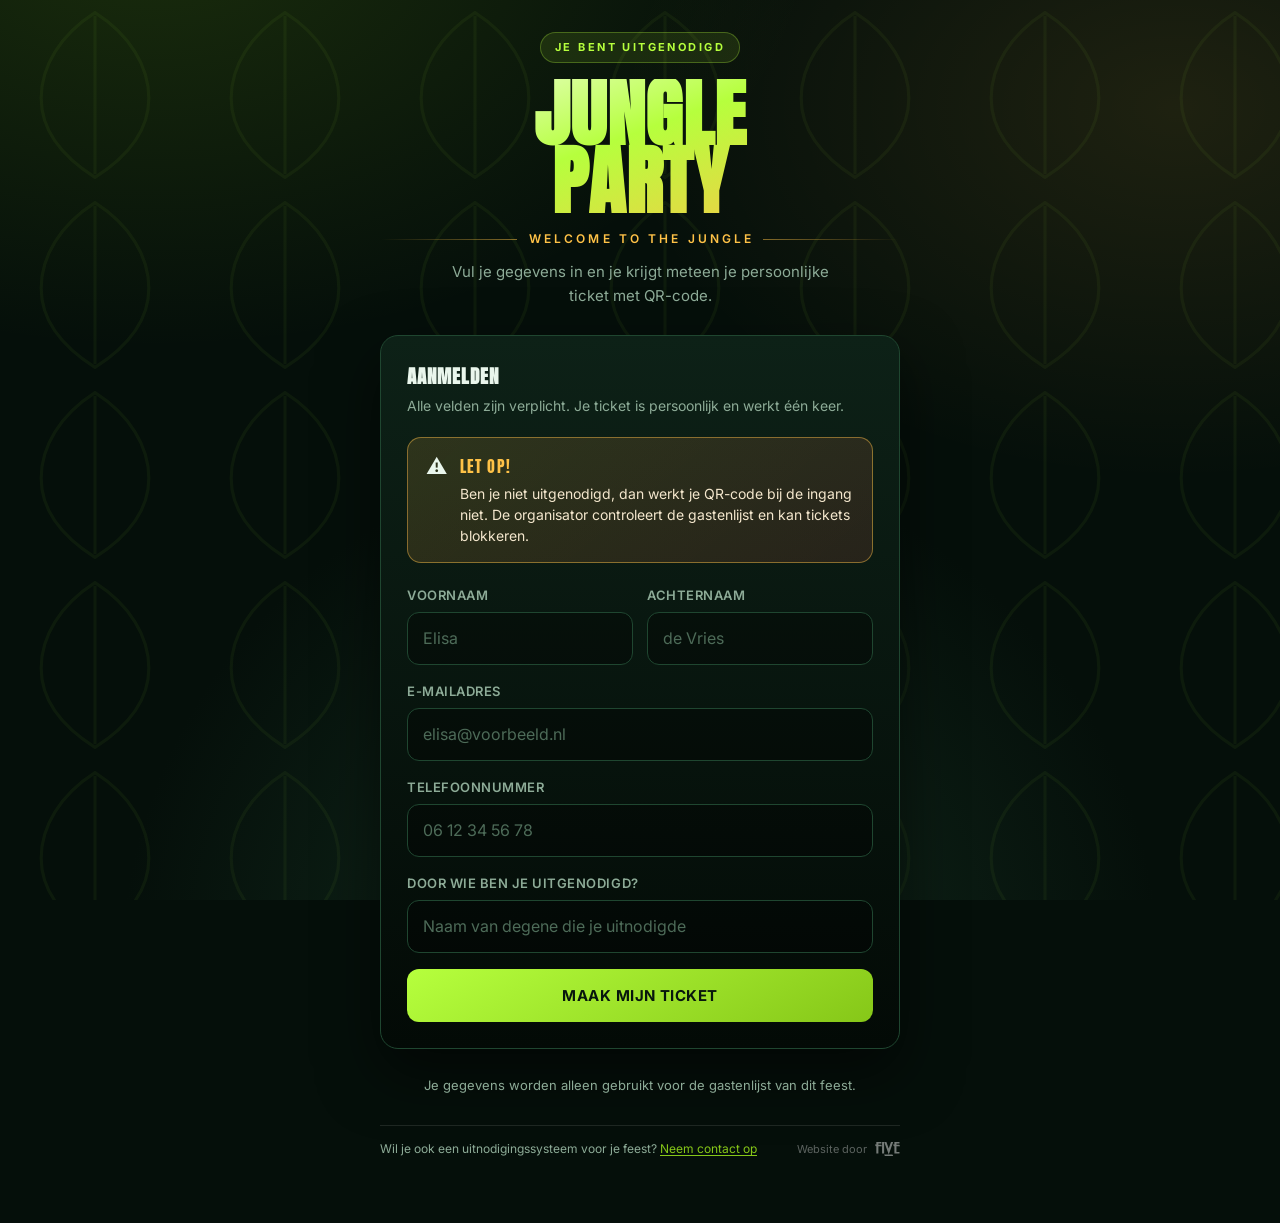
<file: index.html>
<!doctype html>
<html lang="nl">
<head>
<meta charset="utf-8">
<meta name="viewport" content="width=device-width, initial-scale=1">
<title>Jungle Party — Aanmelden</title>
<meta name="description" content="Meld je aan voor de Jungle Party en ontvang je persoonlijke ticket.">
<meta name="theme-color" content="#050f0a">
<link rel="icon" href="data:image/svg+xml,%3Csvg xmlns='http://www.w3.org/2000/svg' viewBox='0 0 100 100'%3E%3Ctext y='.9em' font-size='90'%3E%F0%9F%8C%B4%3C/text%3E%3C/svg%3E">
<link rel="preconnect" href="https://fonts.googleapis.com">
<link rel="preconnect" href="https://fonts.gstatic.com" crossorigin>
<link href="https://fonts.googleapis.com/css2?family=Anton&family=Inter:wght@400;600;700&display=swap" rel="stylesheet">
<link rel="stylesheet" href="assets/style.css?v=7">
</head>
<body>

<div class="wrap">

  <header class="brand">
    <span class="brand__kicker">Je bent uitgenodigd</span>
    <h1 class="brand__title">Jungle<br>Party</h1>
    <p class="brand__tagline"><span>Welcome to the jungle</span></p>
    <p class="brand__sub">Vul je gegevens in en je krijgt meteen je persoonlijke ticket met QR-code.</p>
  </header>

  <div class="card">
    <h2 class="card__title">Aanmelden</h2>
    <p class="card__hint">Alle velden zijn verplicht. Je ticket is persoonlijk en werkt één keer.</p>

    <div class="notice">
      <span class="notice__icon" aria-hidden="true">⚠️</span>
      <div>
        <p class="notice__title">Let op!</p>
        <p class="notice__text">
          Ben je niet uitgenodigd, dan werkt je QR-code bij de ingang niet.
          De organisator controleert de gastenlijst en kan tickets blokkeren.
        </p>
      </div>
    </div>

    <div class="alert alert--info" id="hasTicket">
      Je hebt je op dit apparaat al eens aangemeld.
      <a href="ticket.html" id="myTicketLink"><strong>Bekijk je ticket →</strong></a><br>
      Meld je iemand anders aan? Vul het formulier gewoon in.
    </div>

    <div class="alert alert--error" id="formError"></div>

    <form id="form" novalidate>
      <div class="row">
        <div class="field">
          <label for="first_name">Voornaam</label>
          <input type="text" id="first_name" name="first_name" autocomplete="given-name"
                 placeholder="Elisa" maxlength="60" required>
          <div class="field__error" id="err_first_name"></div>
        </div>

        <div class="field">
          <label for="last_name">Achternaam</label>
          <input type="text" id="last_name" name="last_name" autocomplete="family-name"
                 placeholder="de Vries" maxlength="60" required>
          <div class="field__error" id="err_last_name"></div>
        </div>
      </div>

      <div class="field">
        <label for="email">E-mailadres</label>
        <input type="email" id="email" name="email" autocomplete="email" inputmode="email"
               placeholder="elisa@voorbeeld.nl" maxlength="160" required>
        <div class="field__error" id="err_email"></div>
      </div>

      <div class="field">
        <label for="phone">Telefoonnummer</label>
        <input type="tel" id="phone" name="phone" autocomplete="tel" inputmode="tel"
               placeholder="06 12 34 56 78" maxlength="20" required>
        <div class="field__error" id="err_phone"></div>
      </div>

      <div class="field">
        <label for="invited_by">Door wie ben je uitgenodigd?</label>
        <input type="text" id="invited_by" name="invited_by"
               placeholder="Naam van degene die je uitnodigde" maxlength="80" required>
        <div class="field__error" id="err_invited_by"></div>
      </div>

      <button type="submit" class="btn" id="submitBtn">
        <span id="submitLabel">Maak mijn ticket</span>
      </button>
    </form>
  </div>

  <p class="footer">Je gegevens worden alleen gebruikt voor de gastenlijst van dit feest.</p>

  <div class="tbf-bar">
    <p class="tbf-pitch">
      Wil je ook een uitnodigingssysteem voor je feest?
      <a href="https://www.thebrandingfive.nl" target="_blank" rel="noopener noreferrer">Neem contact op</a>
    </p>
    <a class="tbf-credit"
       href="https://www.thebrandingfive.nl"
       target="_blank"
       rel="noopener noreferrer"
       aria-label="Website gemaakt door TheBrandingFive">
      <span>Website door</span>
      <span class="tbf-logo" aria-hidden="true"></span>
    </a>
  </div>

</div>

<script src="assets/vendor/supabase.js?v=7"></script>
<script src="assets/config.js?v=7"></script>
<script>
(function () {
  'use strict';

  // Zonder databaseverbinding toont config.js al een melding.
  if (!window.db) return;

  var form       = document.getElementById('form');
  var btn        = document.getElementById('submitBtn');
  var btnLabel   = document.getElementById('submitLabel');
  var formError  = document.getElementById('formError');

  var FIELDS = ['first_name', 'last_name', 'email', 'phone', 'invited_by'];

  // Wie zich op dit apparaat al aanmeldde, krijgt een snelkoppeling naar
  // het eigen ticket. Bewust géén automatische doorverwijzing: dan kun je
  // op dezelfde telefoon ook iemand anders aanmelden, en blijft het
  // formulier voor iedereen bereikbaar.
  var known = null;
  try { known = localStorage.getItem('jungle_token'); } catch (e) { /* privémodus */ }

  if (known) {
    document.getElementById('myTicketLink').href = 'ticket.html?t=' + encodeURIComponent(known);
    document.getElementById('hasTicket').classList.add('show');
  }

  function setFieldError(name, message) {
    var input = document.getElementById(name);
    var box   = document.getElementById('err_' + name);
    if (message) {
      input.setAttribute('aria-invalid', 'true');
      box.textContent = message;
      box.classList.add('show');
    } else {
      input.removeAttribute('aria-invalid');
      box.textContent = '';
      box.classList.remove('show');
    }
  }

  function clearErrors() {
    FIELDS.forEach(function (f) { setFieldError(f, ''); });
    formError.classList.remove('show');
    formError.textContent = '';
  }

  FIELDS.forEach(function (f) {
    document.getElementById(f).addEventListener('input', function () {
      setFieldError(f, '');
    });
  });

  // Controle in de browser. De database controleert het nog een keer,
  // dus dit is puur om de gast meteen te helpen.
  function validate(values) {
    var ok = true;

    if (values.first_name.length < 2) {
      setFieldError('first_name', 'Vul je voornaam in.'); ok = false;
    }
    if (values.last_name.length < 2) {
      setFieldError('last_name', 'Vul je achternaam in.'); ok = false;
    }
    if (!/^[^@\s]+@[^@\s]+\.[a-zA-Z]{2,}$/.test(values.email)) {
      setFieldError('email', 'Dit lijkt geen geldig e-mailadres.'); ok = false;
    }

    var digits = values.phone.replace(/\D/g, '');
    if (digits.length < 8 || digits.length > 15) {
      setFieldError('phone', 'Vul een geldig telefoonnummer in.'); ok = false;
    }

    if (values.invited_by.length < 2) {
      setFieldError('invited_by', 'Vul in door wie je bent uitgenodigd.'); ok = false;
    }

    return ok;
  }

  var MESSAGES = {
    EMAIL_TAKEN:        { field: 'email', text: 'Met dit e-mailadres is al een ticket gemaakt.' },
    PHONE_TAKEN:        { field: 'phone', text: 'Met dit telefoonnummer is al een ticket gemaakt.' },
    INVALID_EMAIL:      { field: 'email', text: 'Dit lijkt geen geldig e-mailadres.' },
    INVALID_PHONE:      { field: 'phone', text: 'Vul een geldig telefoonnummer in.' },
    INVALID_FIRST_NAME: { field: 'first_name', text: 'Vul je voornaam in.' },
    INVALID_LAST_NAME:  { field: 'last_name', text: 'Vul je achternaam in.' },
    INVALID_INVITED_BY: { field: 'invited_by', text: 'Vul in door wie je bent uitgenodigd.' }
  };

  function busy(state) {
    btn.disabled = state;
    btnLabel.textContent = state ? 'Bezig met aanmelden…' : 'Maak mijn ticket';
  }

  form.addEventListener('submit', function (event) {
    event.preventDefault();
    clearErrors();

    var values = {
      first_name: document.getElementById('first_name').value.trim(),
      last_name:  document.getElementById('last_name').value.trim(),
      email:      document.getElementById('email').value.trim().toLowerCase(),
      phone:      document.getElementById('phone').value.trim(),
      invited_by: document.getElementById('invited_by').value.trim()
    };

    if (!validate(values)) return;

    busy(true);

    window.db.rpc('register_guest', {
      p_first_name: values.first_name,
      p_last_name:  values.last_name,
      p_email:      values.email,
      p_phone:      values.phone,
      p_invited_by: values.invited_by
    }).then(function (res) {
      if (res.error) throw res.error;

      var token = res.data;
      try { localStorage.setItem('jungle_token', token); } catch (e) { /* privémodus */ }
      location.href = 'ticket.html?t=' + encodeURIComponent(token);
    }).catch(function (error) {
      busy(false);

      var raw = (error && (error.message || error.hint || '')) + '';
      var key = Object.keys(MESSAGES).find(function (k) { return raw.indexOf(k) !== -1; });

      if (key) {
        setFieldError(MESSAGES[key].field, MESSAGES[key].text);
        if (key === 'EMAIL_TAKEN' || key === 'PHONE_TAKEN') {
          formError.textContent = 'Je staat al op de gastenlijst. Ben je je ticketlink kwijt? Vraag de organisator om hem opnieuw te sturen.';
          formError.classList.add('show');
        }
        return;
      }

      formError.textContent = 'Aanmelden is niet gelukt. Controleer je internetverbinding en probeer het opnieuw.';
      formError.classList.add('show');
      console.error(error);
    });
  });
})();
</script>

</body>
</html>
</file>
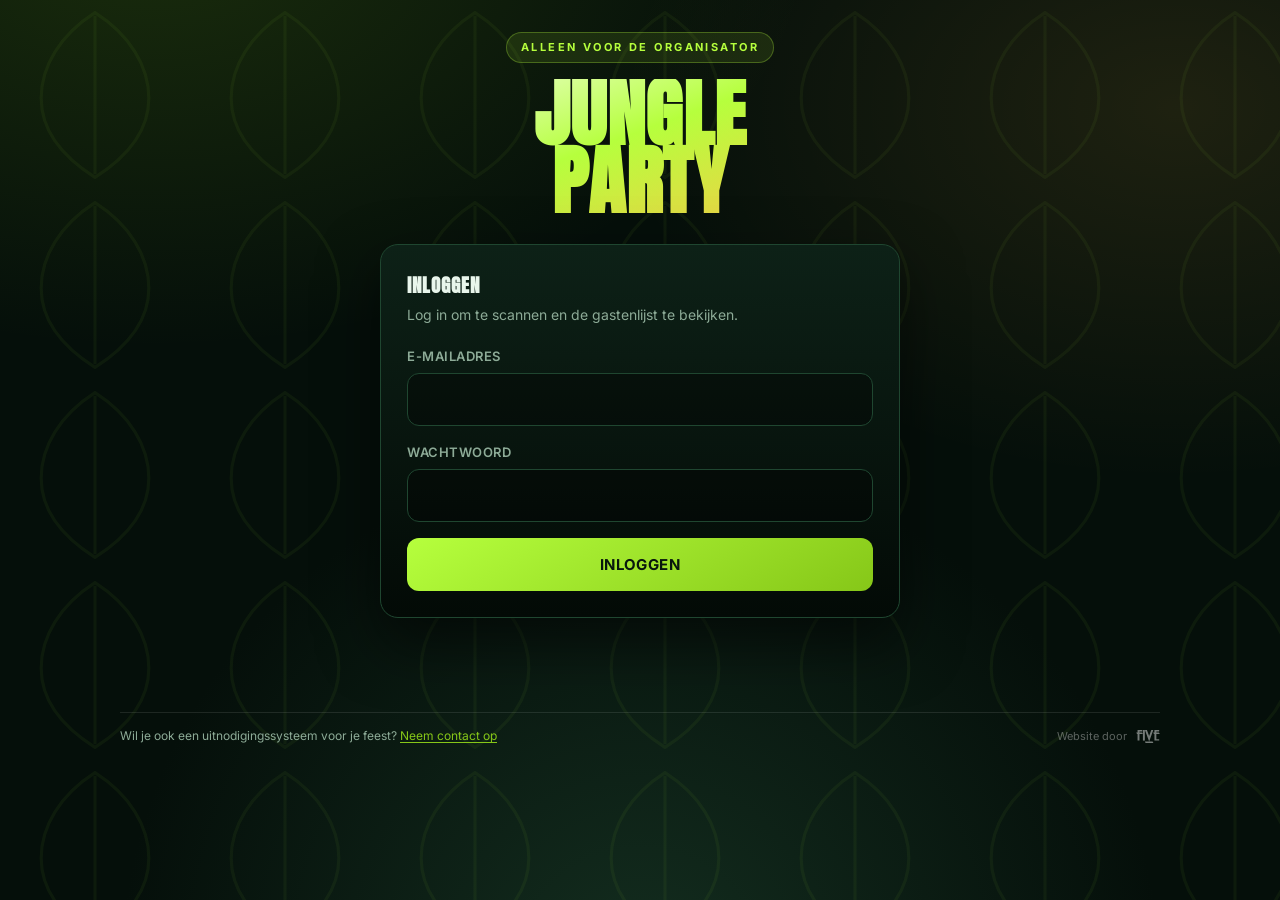
<file: admin.html>
<!doctype html>
<html lang="nl">
<head>
<meta charset="utf-8">
<meta name="viewport" content="width=device-width, initial-scale=1">
<title>Jungle Party — Organisator</title>
<meta name="robots" content="noindex">
<meta name="theme-color" content="#050f0a">
<link rel="icon" href="data:image/svg+xml,%3Csvg xmlns='http://www.w3.org/2000/svg' viewBox='0 0 100 100'%3E%3Ctext y='.9em' font-size='90'%3E%F0%9F%94%91%3C/text%3E%3C/svg%3E">
<link rel="preconnect" href="https://fonts.googleapis.com">
<link rel="preconnect" href="https://fonts.gstatic.com" crossorigin>
<link href="https://fonts.googleapis.com/css2?family=Anton&family=Inter:wght@400;600;700&display=swap" rel="stylesheet">
<link rel="stylesheet" href="assets/style.css?v=7">
</head>
<body>

<!-- ==================== INLOGGEN ==================== -->
<div class="wrap" id="loginView">

  <header class="brand">
    <span class="brand__kicker">Alleen voor de organisator</span>
    <h1 class="brand__title">Jungle<br>Party</h1>
  </header>

  <div class="card">
    <h2 class="card__title">Inloggen</h2>
    <p class="card__hint">Log in om te scannen en de gastenlijst te bekijken.</p>

    <div class="alert alert--error" id="loginError"></div>

    <form id="loginForm" novalidate>
      <div class="field">
        <label for="loginEmail">E-mailadres</label>
        <input type="email" id="loginEmail" autocomplete="username" inputmode="email" required>
      </div>
      <div class="field">
        <label for="loginPass">Wachtwoord</label>
        <input type="password" id="loginPass" autocomplete="current-password" required>
      </div>
      <button type="submit" class="btn" id="loginBtn">Inloggen</button>
    </form>
  </div>

</div>

<!-- ==================== DASHBOARD ==================== -->
<div class="wrap wrap--wide" id="appView" style="display:none">

  <div style="display:flex; align-items:center; justify-content:space-between; gap:12px; margin-bottom:22px;">
    <div>
      <h1 style="font-family:Anton,sans-serif; text-transform:uppercase; font-size:26px; margin:0; letter-spacing:.04em;">
        Jungle Party
      </h1>
      <p style="margin:2px 0 0; font-size:13px; color:var(--muted);" id="whoami"></p>
    </div>
    <button class="btn btn--ghost btn--sm" id="logoutBtn" type="button">Uitloggen</button>
  </div>

  <div class="stats">
    <div class="stat">
      <div class="stat__num" id="statTotal">0</div>
      <div class="stat__label">Aangemeld</div>
    </div>
    <div class="stat stat--in">
      <div class="stat__num" id="statIn">0</div>
      <div class="stat__label">Binnen</div>
    </div>
    <div class="stat stat--out">
      <div class="stat__num" id="statOut">0</div>
      <div class="stat__label">Nog niet</div>
    </div>
    <div class="stat stat--blocked">
      <div class="stat__num" id="statBlocked">0</div>
      <div class="stat__label">Geblokkeerd</div>
    </div>
  </div>

  <div class="tabs">
    <button class="tab is-active" data-tab="scan"   type="button">Scannen</button>
    <button class="tab"           data-tab="guests" type="button">Gastenlijst</button>
  </div>

  <!-- ---------- Tab: scannen ---------- -->
  <section id="tab-scan">
    <div class="card">
      <h2 class="card__title">QR-code scannen</h2>
      <p class="card__hint">Richt de camera op de QR-code van de gast. Een ticket werkt maar één keer.</p>

      <div class="alert alert--error" id="scanError"></div>

      <div id="reader"></div>

      <div style="margin-top:14px">
        <button class="btn" id="startScanBtn" type="button">Camera starten</button>
        <button class="btn btn--ghost" id="stopScanBtn" type="button" style="display:none; margin-top:10px">Camera stoppen</button>
      </div>

      <div class="scan-result" id="scanResult">
        <div class="scan-result__icon" id="scanIcon"></div>
        <h3 class="scan-result__title" id="scanTitle"></h3>
        <p class="scan-result__sub" id="scanSub"></p>
      </div>

      <div class="perf"></div>

      <p class="card__hint" style="margin:0 0 10px">Camera kapot of geen toestemming? Voer de code handmatig in:</p>
      <form id="manualForm" class="linkbox">
        <input type="text" id="manualToken" placeholder="Plak hier de ticketlink of -code"
               style="flex:1; min-width:0; padding:12px 14px; font:inherit; font-size:16px; color:var(--text); background:rgba(0,0,0,.35); border:1px solid var(--line); border-radius:12px;">
        <button class="btn btn--sm" type="submit">Check</button>
      </form>
    </div>
  </section>

  <!-- ---------- Tab: gastenlijst ---------- -->
  <section id="tab-guests" style="display:none">

    <div class="toolbar">
      <input type="search" id="search" placeholder="Zoek op naam, uitnodiger, e-mail of telefoon…">
      <button class="btn btn--ghost btn--sm nowrap" id="refreshBtn" type="button">Ververs</button>
      <button class="btn btn--ghost btn--sm nowrap" id="csvBtn"     type="button">CSV</button>
    </div>

    <div class="alert alert--error" id="listError"></div>

    <div class="table-scroll">
      <table>
        <thead>
          <tr>
            <th>Naam</th>
            <th>Uitgenodigd door</th>
            <th>E-mail</th>
            <th>Telefoon</th>
            <th>Aangemeld</th>
            <th>Status</th>
            <th></th>
          </tr>
        </thead>
        <tbody id="guestRows"></tbody>
      </table>
      <div class="empty" id="emptyState" style="display:none">Nog geen aanmeldingen.</div>
    </div>

  </section>

</div>

<!-- Staat buiten beide weergaven, zodat hij zowel op het inlogscherm
     als op het dashboard onderaan blijft staan. -->
<div class="wrap wrap--wide" style="padding-top:0">
  <div class="tbf-bar">
    <p class="tbf-pitch">
      Wil je ook een uitnodigingssysteem voor je feest?
      <a href="https://www.thebrandingfive.nl" target="_blank" rel="noopener noreferrer">Neem contact op</a>
    </p>
    <a class="tbf-credit"
       href="https://www.thebrandingfive.nl"
       target="_blank"
       rel="noopener noreferrer"
       aria-label="Website gemaakt door TheBrandingFive">
      <span>Website door</span>
      <span class="tbf-logo" aria-hidden="true"></span>
    </a>
  </div>
</div>

<script src="assets/vendor/supabase.js?v=7"></script>
<script src="assets/vendor/html5-qrcode.min.js?v=7"></script>
<script src="assets/config.js?v=7"></script>
<script>
(function () {
  'use strict';

  // Zonder databaseverbinding toont config.js al een melding.
  if (!window.db) return;

  var db = window.db;

  var loginView  = document.getElementById('loginView');
  var appView    = document.getElementById('appView');
  var loginError = document.getElementById('loginError');
  var listError  = document.getElementById('listError');
  var scanError  = document.getElementById('scanError');

  var guests    = [];
  var scanner   = null;
  var pollTimer = null;
  var lastScan  = { text: '', at: 0 };

  // ------------------------------------------------------------
  //  Hulpjes
  // ------------------------------------------------------------

  function show(el, message) {
    el.textContent = message;
    el.classList.add('show');
  }

  function hide(el) { el.classList.remove('show'); }

  function escapeHtml(value) {
    return String(value == null ? '' : value)
      .replace(/&/g, '&amp;').replace(/</g, '&lt;').replace(/>/g, '&gt;')
      .replace(/"/g, '&quot;').replace(/'/g, '&#39;');
  }

  function dateShort(value) {
    return new Date(value).toLocaleString('nl-NL', {
      day: 'numeric', month: 'short', hour: '2-digit', minute: '2-digit'
    });
  }

  // Korte piep bij een scan, zodat je niet naar het scherm hoeft te kijken.
  function beep(frequency, duration) {
    try {
      var Ctx = window.AudioContext || window.webkitAudioContext;
      if (!Ctx) return;
      var ctx  = new Ctx();
      var osc  = ctx.createOscillator();
      var gain = ctx.createGain();
      osc.connect(gain); gain.connect(ctx.destination);
      osc.frequency.value = frequency;
      osc.type = 'sine';
      gain.gain.setValueAtTime(0.14, ctx.currentTime);
      gain.gain.exponentialRampToValueAtTime(0.0001, ctx.currentTime + duration);
      osc.start();
      osc.stop(ctx.currentTime + duration);
      setTimeout(function () { ctx.close(); }, (duration + 0.1) * 1000);
    } catch (e) { /* geluid is bijzaak */ }
  }

  // ------------------------------------------------------------
  //  Inloggen en sessie
  // ------------------------------------------------------------

  document.getElementById('loginForm').addEventListener('submit', function (event) {
    event.preventDefault();
    hide(loginError);

    var btn = document.getElementById('loginBtn');
    btn.disabled = true;
    btn.textContent = 'Bezig…';

    db.auth.signInWithPassword({
      email:    document.getElementById('loginEmail').value.trim(),
      password: document.getElementById('loginPass').value
    }).then(function (res) {
      if (res.error) throw res.error;
      return boot();
    }).catch(function (error) {
      var raw = (error && error.message) || '';
      show(loginError, /Invalid login/i.test(raw)
        ? 'E-mailadres of wachtwoord klopt niet.'
        : 'Inloggen is niet gelukt. Probeer het opnieuw.');
      console.error(error);
    }).finally(function () {
      btn.disabled = false;
      btn.textContent = 'Inloggen';
    });
  });

  document.getElementById('logoutBtn').addEventListener('click', function () {
    stopScanner();
    clearInterval(pollTimer);
    db.auth.signOut().then(function () { location.reload(); });
  });

  function showLogin() {
    clearInterval(pollTimer);
    appView.style.display   = 'none';
    loginView.style.display = '';
  }

  function boot() {
    return db.auth.getUser().then(function (res) {
      var user = res.data && res.data.user;
      if (!user) { showLogin(); return; }

      // Een account hebben is niet genoeg: het e-mailadres moet ook
      // op de organisator-lijst in de database staan.
      return db.rpc('is_owner').then(function (owner) {
        if (owner.error) throw owner.error;

        if (!owner.data) {
          return db.auth.signOut().then(function () {
            showLogin();
            show(loginError, 'Dit account heeft geen toegang tot de gastenlijst.');
          });
        }

        document.getElementById('whoami').textContent = user.email;
        loginView.style.display = 'none';
        appView.style.display   = '';

        loadGuests();
        clearInterval(pollTimer);
        pollTimer = setInterval(loadGuests, 10000);
      });
    });
  }

  // ------------------------------------------------------------
  //  Tabs
  // ------------------------------------------------------------

  Array.prototype.forEach.call(document.querySelectorAll('.tab'), function (tab) {
    tab.addEventListener('click', function () {
      Array.prototype.forEach.call(document.querySelectorAll('.tab'), function (t) {
        t.classList.toggle('is-active', t === tab);
      });
      var name = tab.dataset.tab;
      document.getElementById('tab-scan').style.display   = name === 'scan'   ? '' : 'none';
      document.getElementById('tab-guests').style.display = name === 'guests' ? '' : 'none';
      if (name === 'guests') loadGuests();
    });
  });

  // ------------------------------------------------------------
  //  Gastenlijst
  // ------------------------------------------------------------

  function loadGuests() {
    return db.from('guests')
      .select('id, first_name, last_name, email, phone, invited_by, created_at, scanned_at, scanned_by, blocked_at, blocked_by')
      .order('created_at', { ascending: false })
      .then(function (res) {
        if (res.error) throw res.error;
        hide(listError);
        guests = res.data || [];
        renderStats();
        renderRows();
      })
      .catch(function (error) {
        show(listError, 'De gastenlijst kon niet worden geladen.');
        console.error(error);
      });
  }

  function renderStats() {
    var inside  = guests.filter(function (g) { return g.scanned_at && !g.blocked_at; }).length;
    var blocked = guests.filter(function (g) { return g.blocked_at; }).length;

    document.getElementById('statTotal').textContent   = guests.length;
    document.getElementById('statIn').textContent      = inside;
    document.getElementById('statOut').textContent     = guests.length - inside - blocked;
    document.getElementById('statBlocked').textContent = blocked;
  }

  function filtered() {
    var q = document.getElementById('search').value.trim().toLowerCase();
    if (!q) return guests;
    return guests.filter(function (g) {
      return (g.first_name + ' ' + g.last_name + ' ' + g.email + ' ' +
              g.phone + ' ' + (g.invited_by || ''))
        .toLowerCase().indexOf(q) !== -1;
    });
  }

  function renderRows() {
    var rows = filtered();
    var body = document.getElementById('guestRows');

    document.getElementById('emptyState').style.display = rows.length ? 'none' : '';

    body.innerHTML = rows.map(function (g) {
      var id = escapeHtml(g.id);

      // Geblokkeerd weegt zwaarder dan binnen of nog-niet
      var status;
      if (g.blocked_at) {
        status = '<span class="pill pill--blocked">Geblokkeerd</span>';
      } else if (g.scanned_at) {
        status = '<span class="pill pill--in">Binnen ' + escapeHtml(dateShort(g.scanned_at)) + '</span>';
      } else {
        status = '<span class="pill pill--out">Nog niet</span>';
      }

      var actions = [];

      if (g.scanned_at && !g.blocked_at) {
        actions.push('<button class="btn btn--ghost btn--sm" data-unscan="' + id + '" type="button">Ongedaan</button>');
      }

      actions.push(g.blocked_at
        ? '<button class="btn btn--sm btn--unblock" data-unblock="' + id + '" type="button">Vrijgeven</button>'
        : '<button class="btn btn--sm btn--block" data-block="' + id + '" type="button">Blokkeer</button>');

      actions.push('<button class="btn btn--ghost btn--sm" data-delete="' + id + '" type="button">Verwijder</button>');

      return '<tr' + (g.blocked_at ? ' class="is-blocked"' : '') + '>' +
        '<td class="nowrap"><strong>' + escapeHtml(g.first_name + ' ' + g.last_name) + '</strong></td>' +
        '<td>' + escapeHtml(g.invited_by || '—') + '</td>' +
        '<td>' + escapeHtml(g.email) + '</td>' +
        '<td class="nowrap">' + escapeHtml(g.phone) + '</td>' +
        '<td class="nowrap">' + escapeHtml(dateShort(g.created_at)) + '</td>' +
        '<td>' + status + '</td>' +
        '<td class="nowrap"><div style="display:flex; gap:6px">' + actions.join('') + '</div></td>' +
      '</tr>';
    }).join('');
  }

  document.getElementById('search').addEventListener('input', renderRows);
  document.getElementById('refreshBtn').addEventListener('click', loadGuests);

  function nameOf(id) {
    var g = guests.find(function (x) { return x.id === id; });
    return g ? g.first_name + ' ' + g.last_name : 'deze gast';
  }

  document.getElementById('guestRows').addEventListener('click', function (event) {
    var btn = event.target.closest('[data-unscan],[data-block],[data-unblock],[data-delete]');
    if (!btn) return;

    var d = btn.dataset;
    var job, id;

    if (d.unscan) {
      id = d.unscan;
      if (!confirm('Scan van ' + nameOf(id) + ' ongedaan maken? Het ticket wordt weer geldig.')) return;
      job = db.rpc('unscan_ticket', { p_id: id });

    } else if (d.block) {
      id = d.block;
      if (!confirm(nameOf(id) + ' blokkeren?\n\nDe QR-code werkt dan niet meer bij de ingang.')) return;
      job = db.rpc('set_blocked', { p_id: id, p_blocked: true });

    } else if (d.unblock) {
      id = d.unblock;
      if (!confirm(nameOf(id) + ' weer vrijgeven? De QR-code werkt daarna gewoon weer.')) return;
      job = db.rpc('set_blocked', { p_id: id, p_blocked: false });

    } else {
      id = d.delete;
      if (!confirm('Wil je ' + nameOf(id) + ' definitief uit de gastenlijst verwijderen?\n\n' +
                   'Dit kan niet ongedaan worden gemaakt. Wil je de gast alleen de toegang ' +
                   'ontzeggen, gebruik dan Blokkeer.')) return;
      job = db.from('guests').delete().eq('id', id);
    }

    btn.disabled = true;

    job.then(function (res) {
      if (res.error) throw res.error;
      return loadGuests();
    }).catch(function (error) {
      show(listError, 'Die actie is niet gelukt. Probeer het opnieuw.');
      console.error(error);
      btn.disabled = false;
    });
  });

  document.getElementById('csvBtn').addEventListener('click', function () {
    var head = ['Voornaam', 'Achternaam', 'Uitgenodigd door', 'E-mail', 'Telefoon',
                'Aangemeld op', 'Gescand op', 'Gescand door', 'Geblokkeerd', 'Geblokkeerd op'];

    var cell = function (v) { return '"' + String(v == null ? '' : v).replace(/"/g, '""') + '"'; };

    var lines = [head.map(cell).join(';')].concat(guests.map(function (g) {
      return [
        g.first_name, g.last_name, g.invited_by || '', g.email, g.phone,
        new Date(g.created_at).toLocaleString('nl-NL'),
        g.scanned_at ? new Date(g.scanned_at).toLocaleString('nl-NL') : '',
        g.scanned_by || '',
        g.blocked_at ? 'ja' : 'nee',
        g.blocked_at ? new Date(g.blocked_at).toLocaleString('nl-NL') : ''
      ].map(cell).join(';');
    }));

    // BOM erbij zodat Excel de accenten goed toont
    var blob = new Blob(['﻿' + lines.join('\r\n')], { type: 'text/csv;charset=utf-8;' });
    var link = document.createElement('a');
    link.href = URL.createObjectURL(blob);
    link.download = 'jungle-party-gasten.csv';
    link.click();
    URL.revokeObjectURL(link.href);
  });

  // ------------------------------------------------------------
  //  Scannen
  // ------------------------------------------------------------

  // De QR bevat de volledige ticketlink; hier halen we het token eruit.
  // Losse codes plakken werkt ook.
  function extractToken(text) {
    var value = (text || '').trim();
    try {
      var param = new URL(value).searchParams.get('t');
      if (param) return param.trim();
    } catch (e) { /* geen URL, dan hieronder verder */ }

    var match = value.match(/[?&]t=([^&\s]+)/);
    if (match) return decodeURIComponent(match[1]);

    return /^[a-f0-9]{32}$/i.test(value) ? value.toLowerCase() : value;
  }

  function showResult(kind, icon, title, sub) {
    var box = document.getElementById('scanResult');
    box.className = 'scan-result show scan-result--' + kind;
    document.getElementById('scanIcon').textContent  = icon;
    document.getElementById('scanTitle').textContent = title;
    document.getElementById('scanSub').textContent   = sub || '';
  }

  function handleCode(text) {
    var token = extractToken(text);
    if (!token) return Promise.resolve();

    return db.rpc('scan_ticket', { p_token: token }).then(function (res) {
      if (res.error) throw res.error;
      var r = res.data;

      if (r.status === 'ok') {
        beep(880, 0.16);
        showResult('ok', '✓', 'Welkom!',
          r.first_name + ' ' + r.last_name +
          (r.invited_by ? ' — uitgenodigd door ' + r.invited_by : ''));
      } else if (r.status === 'blocked') {
        // Twee lage tonen achter elkaar: duidelijk anders dan de rest
        beep(160, 0.3);
        setTimeout(function () { beep(160, 0.3); }, 340);
        showResult('blocked', '⛔', 'Geblokkeerd',
          r.first_name + ' ' + r.last_name + ' mag er niet in.');
      } else if (r.status === 'already') {
        beep(300, 0.4);
        showResult('already', '!', 'Al gescand',
          r.first_name + ' ' + r.last_name + ' — binnengekomen om ' + dateShort(r.scanned_at));
      } else {
        beep(180, 0.45);
        showResult('invalid', '✕', 'Ongeldig', 'Deze code staat niet op de gastenlijst.');
      }

      loadGuests();
    }).catch(function (error) {
      beep(180, 0.45);
      showResult('invalid', '✕', 'Fout', 'Controleren is niet gelukt. Probeer opnieuw.');
      console.error(error);
    });
  }

  function onDecoded(text) {
    var now = Date.now();
    // Dezelfde code binnen 3 seconden negeren: de camera leest hem
    // meerdere keren per seconde.
    if (text === lastScan.text && now - lastScan.at < 3000) return;
    lastScan = { text: text, at: now };
    handleCode(text);
  }

  function startScanner() {
    hide(scanError);

    if (!window.Html5Qrcode) {
      show(scanError, 'De scanner kon niet worden geladen. Controleer je internetverbinding.');
      return;
    }

    scanner = new Html5Qrcode('reader', { verbose: false });

    scanner.start(
      { facingMode: 'environment' },
      { fps: 10, qrbox: { width: 250, height: 250 } },
      onDecoded,
      function () { /* geen code in beeld, dat is normaal */ }
    ).then(function () {
      document.getElementById('startScanBtn').style.display = 'none';
      document.getElementById('stopScanBtn').style.display  = '';
    }).catch(function (error) {
      scanner = null;
      show(scanError, 'De camera kon niet worden gestart. Geef deze pagina toegang tot je camera. ' +
                      'Let op: dat lukt alleen op een https-adres.');
      console.error(error);
    });
  }

  function stopScanner() {
    if (!scanner) return;
    scanner.stop().then(function () { scanner.clear(); }).catch(function () {}).finally(function () {
      scanner = null;
      document.getElementById('startScanBtn').style.display = '';
      document.getElementById('stopScanBtn').style.display  = 'none';
    });
  }

  document.getElementById('startScanBtn').addEventListener('click', startScanner);
  document.getElementById('stopScanBtn').addEventListener('click', stopScanner);

  document.getElementById('manualForm').addEventListener('submit', function (event) {
    event.preventDefault();
    var input = document.getElementById('manualToken');
    if (!input.value.trim()) return;
    handleCode(input.value);
    input.value = '';
  });

  // ------------------------------------------------------------
  //  Start
  // ------------------------------------------------------------

  boot().catch(function (error) {
    console.error(error);
    showLogin();
  });
})();
</script>

</body>
</html>
</file>
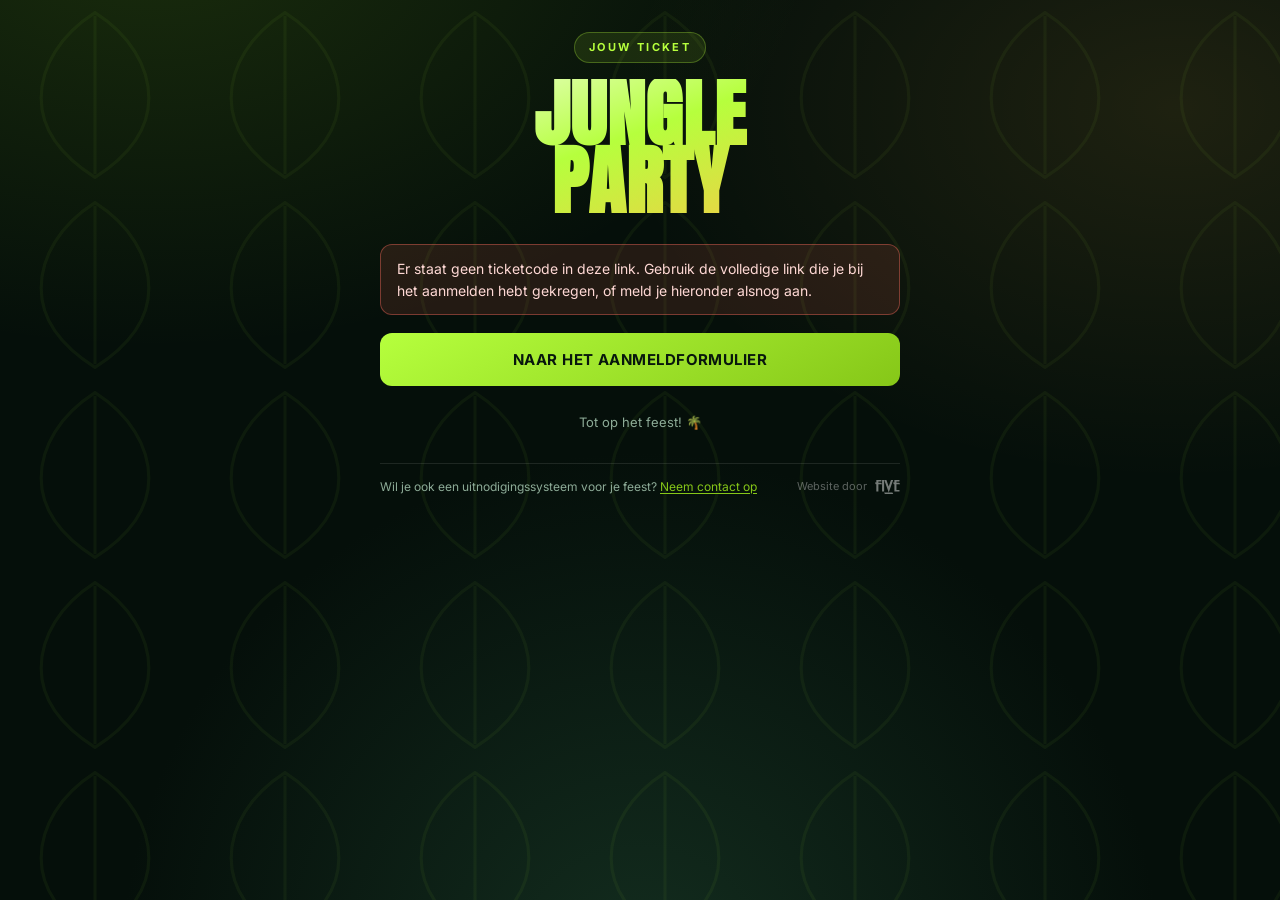
<file: ticket.html>
<!doctype html>
<html lang="nl">
<head>
<meta charset="utf-8">
<meta name="viewport" content="width=device-width, initial-scale=1">
<title>Jungle Party — Mijn ticket</title>
<meta name="robots" content="noindex">
<meta name="theme-color" content="#050f0a">
<link rel="icon" href="data:image/svg+xml,%3Csvg xmlns='http://www.w3.org/2000/svg' viewBox='0 0 100 100'%3E%3Ctext y='.9em' font-size='90'%3E%F0%9F%8E%9F%3C/text%3E%3C/svg%3E">
<link rel="preconnect" href="https://fonts.googleapis.com">
<link rel="preconnect" href="https://fonts.gstatic.com" crossorigin>
<link href="https://fonts.googleapis.com/css2?family=Anton&family=Inter:wght@400;600;700&display=swap" rel="stylesheet">
<link rel="stylesheet" href="assets/style.css?v=7">
</head>
<body>

<div class="wrap">

  <header class="brand">
    <span class="brand__kicker">Jouw ticket</span>
    <h1 class="brand__title">Jungle<br>Party</h1>
  </header>

  <div class="alert alert--error" id="pageError"></div>

  <a class="btn" href="index.html" id="backHome" style="display:none">Naar het aanmeldformulier</a>

  <div class="card ticket" id="ticketCard" style="display:none">

    <h2 class="ticket__name" id="guestName"></h2>
    <p class="ticket__meta" id="guestMeta"></p>

    <div class="qr-frame" id="qrFrame">
      <div id="qr"></div>
    </div>

    <div>
      <span class="status status--valid" id="statusBadge">
        <span class="dot"></span><span id="statusText">Geldig</span>
      </span>
    </div>

    <div class="perf"></div>

    <div class="savebox">
      <p><strong>Bewaar deze link.</strong> Laat de QR-code bij binnenkomst scannen. Hij werkt één keer.</p>
      <div class="linkbox">
        <input type="text" id="ticketLink" readonly onclick="this.select()">
        <button class="btn btn--sm" id="copyBtn" type="button">Kopieer</button>
      </div>
    </div>

    <div style="margin-top:14px; display:flex; gap:10px;">
      <button class="btn btn--ghost btn--sm" id="downloadBtn" type="button" style="flex:1">QR opslaan</button>
      <button class="btn btn--ghost btn--sm" id="refreshBtn"  type="button" style="flex:1">Status verversen</button>
    </div>

  </div>

  <p class="footer">Tot op het feest! 🌴</p>

  <div class="tbf-bar">
    <p class="tbf-pitch">
      Wil je ook een uitnodigingssysteem voor je feest?
      <a href="https://www.thebrandingfive.nl" target="_blank" rel="noopener noreferrer">Neem contact op</a>
    </p>
    <a class="tbf-credit"
       href="https://www.thebrandingfive.nl"
       target="_blank"
       rel="noopener noreferrer"
       aria-label="Website gemaakt door TheBrandingFive">
      <span>Website door</span>
      <span class="tbf-logo" aria-hidden="true"></span>
    </a>
  </div>

</div>

<script src="assets/vendor/supabase.js?v=7"></script>
<script src="assets/vendor/qrcode.min.js?v=7"></script>
<script src="assets/config.js?v=7"></script>
<script>
(function () {
  'use strict';

  // Zonder databaseverbinding toont config.js al een melding.
  if (!window.db) return;

  var token = new URLSearchParams(location.search).get('t');

  // Geen code in de link? Dan kijken we of dit apparaat er nog een kent
  // van een eerdere aanmelding, en zetten we hem alsnog in de adresbalk.
  if (!token) {
    try { token = localStorage.getItem('jungle_token'); } catch (e) { /* privémodus */ }
    if (token) {
      location.replace('ticket.html?t=' + encodeURIComponent(token));
      return;
    }
  }

  var pageError  = document.getElementById('pageError');
  var card       = document.getElementById('ticketCard');
  var nameEl     = document.getElementById('guestName');
  var metaEl     = document.getElementById('guestMeta');
  var qrFrame    = document.getElementById('qrFrame');
  var badge      = document.getElementById('statusBadge');
  var statusText = document.getElementById('statusText');
  var linkInput  = document.getElementById('ticketLink');

  // Bij een fout altijd een weg terug bieden, anders loopt een gast vast.
  function fail(message) {
    pageError.textContent = message;
    pageError.classList.add('show');
    card.style.display = 'none';
    document.getElementById('backHome').style.display = '';
  }

  if (!token) {
    fail('Er staat geen ticketcode in deze link. Gebruik de volledige link die je bij het aanmelden ' +
         'hebt gekregen, of meld je hieronder alsnog aan.');
    return;
  }

  var url = window.ticketUrl(token);
  linkInput.value = url;

  // De QR bevat de ticketlink zelf. Zo opent een gewone telefooncamera
  // het ticket, en de scanner van de organisator haalt het token eruit.
  // Op dubbele grootte getekend, zodat hij scherp blijft op een
  // telefoonscherm met hoge resolutie.
  if (window.QRCode) {
    new QRCode(document.getElementById('qr'), {
      text: url,
      width: 464,
      height: 464,
      colorDark: '#0a1a10',
      colorLight: '#ffffff',
      correctLevel: QRCode.CorrectLevel.M
    });
  } else {
    console.error('QR-bibliotheek niet geladen');
  }

  function render(row) {
    nameEl.textContent = row.first_name + ' ' + row.last_name;

    var made = new Date(row.created_at);
    metaEl.textContent = 'Aangemeld op ' + made.toLocaleDateString('nl-NL', {
      day: 'numeric', month: 'long', year: 'numeric'
    });

    if (row.scanned_at) {
      var when = new Date(row.scanned_at);
      qrFrame.classList.add('qr-frame--void');
      badge.className = 'status status--used';
      statusText.textContent = 'Al gescand — ' + when.toLocaleString('nl-NL', {
        day: 'numeric', month: 'short', hour: '2-digit', minute: '2-digit'
      });
    } else {
      qrFrame.classList.remove('qr-frame--void');
      badge.className = 'status status--valid';
      statusText.textContent = 'Geldig';
    }

    card.style.display = '';
  }

  function load() {
    return window.db.rpc('get_ticket', { p_token: token }).then(function (res) {
      if (res.error) throw res.error;
      if (!res.data || !res.data.length) {
        fail('Dit ticket bestaat niet (meer). Controleer of je de hele link hebt gekopieerd.');
        return;
      }
      pageError.classList.remove('show');
      render(res.data[0]);
    }).catch(function (error) {
      console.error(error);
      fail('Het ticket kon niet worden geladen. Controleer je internetverbinding en probeer het opnieuw.');
    });
  }

  load();

  // Onthouden op dit apparaat, zodat het aanmeldformulier je
  // voortaan meteen naar je eigen ticket stuurt.
  try { localStorage.setItem('jungle_token', token); } catch (e) { /* privémodus */ }

  document.getElementById('refreshBtn').addEventListener('click', load);

  document.getElementById('copyBtn').addEventListener('click', function () {
    var btn = this;
    var done = function () {
      btn.textContent = 'Gekopieerd';
      setTimeout(function () { btn.textContent = 'Kopieer'; }, 1800);
    };

    if (navigator.clipboard && window.isSecureContext) {
      navigator.clipboard.writeText(url).then(done).catch(function () {
        linkInput.select(); document.execCommand('copy'); done();
      });
    } else {
      linkInput.select(); document.execCommand('copy'); done();
    }
  });

  document.getElementById('downloadBtn').addEventListener('click', function () {
    var box    = document.getElementById('qr');
    var canvas = box.querySelector('canvas');
    var img    = box.querySelector('img');

    // De bibliotheek tekent op een canvas en toont daarna een afbeelding.
    // Welke van de twee er is, verschilt per browser.
    var data = canvas ? canvas.toDataURL('image/png') : (img && img.src);
    if (!data) return;

    var name = (nameEl.textContent || 'ticket').trim().replace(/\s+/g, '-').toLowerCase();
    var link = document.createElement('a');
    link.download = 'jungle-party-' + name + '.png';
    link.href = data;
    link.click();
  });
})();
</script>

</body>
</html>
</file>
<file: assets/style.css>
/* ===============================================================
   Jungle Party - gedeelde stijl
   =============================================================== */

:root {
  --bg:        #050f0a;
  --bg-deep:   #030a06;
  --surface:   #0d2117;
  --surface-2: #12301f;
  --line:      #1f4630;
  --line-soft: #163323;

  --lime:      #b6ff3d;
  --lime-dim:  #86c718;
  --gold:      #ffc247;
  --coral:     #ff6b5e;

  --block:     #ff2d6f;

  --text:      #e9f6ec;
  --muted:     #8dab97;

  --radius:    18px;
  --shadow:    0 24px 60px rgba(0, 0, 0, .55);
}

* { box-sizing: border-box; }

html, body {
  margin: 0;
  padding: 0;
}

body {
  min-height: 100vh;
  background:
    radial-gradient(1100px 700px at 12% -8%,  rgba(134, 199, 24, .16), transparent 60%),
    radial-gradient(900px 600px  at 92% 12%,  rgba(255, 194, 71, .10), transparent 62%),
    radial-gradient(800px 800px  at 50% 108%, rgba(31, 70, 48, .55),   transparent 65%),
    var(--bg);
  background-attachment: fixed;
  color: var(--text);
  font-family: 'Inter', -apple-system, BlinkMacSystemFont, 'Segoe UI', Roboto, sans-serif;
  font-size: 16px;
  line-height: 1.55;
  -webkit-font-smoothing: antialiased;
}

/* Subtiel bladpatroon over de achtergrond */
body::before {
  content: '';
  position: fixed;
  inset: 0;
  pointer-events: none;
  opacity: .05;
  background-image: url("data:image/svg+xml,%3Csvg xmlns='http://www.w3.org/2000/svg' width='120' height='120' viewBox='0 0 120 120'%3E%3Cpath d='M60 8c22 14 34 34 34 54s-12 36-34 50C38 98 26 82 26 62S38 22 60 8z' fill='none' stroke='%23b6ff3d' stroke-width='2'/%3E%3Cpath d='M60 10v100' stroke='%23b6ff3d' stroke-width='2'/%3E%3C/svg%3E");
  background-size: 190px 190px;
}

.wrap {
  position: relative;
  width: 100%;
  max-width: 560px;
  margin: 0 auto;
  padding: 32px 20px 64px;
}

.wrap--wide { max-width: 1080px; }

/* --------------------------- Koppen --------------------------- */

.brand {
  text-align: center;
  margin-bottom: 28px;
}

.brand__kicker {
  display: inline-block;
  font-size: 11px;
  font-weight: 700;
  letter-spacing: .22em;
  text-transform: uppercase;
  color: var(--lime);
  background: rgba(182, 255, 61, .1);
  border: 1px solid rgba(182, 255, 61, .28);
  border-radius: 999px;
  padding: 6px 14px;
  margin-bottom: 16px;
}

.brand__title {
  font-family: 'Anton', 'Inter', sans-serif;
  font-size: clamp(44px, 13vw, 76px);
  line-height: .9;
  letter-spacing: .01em;
  text-transform: uppercase;
  margin: 0;
  background: linear-gradient(160deg, #f4ffe3 0%, var(--lime) 45%, var(--gold) 100%);
  -webkit-background-clip: text;
  background-clip: text;
  color: transparent;
}

/* Slogan onder de titel, met dunne lijntjes ernaast die met de
   tekstbreedte meebewegen. */
.brand__tagline {
  display: flex;
  align-items: center;
  gap: 12px;
  margin: 14px 0 0;
  font-size: 12px;
  font-weight: 600;
  letter-spacing: .26em;
  text-transform: uppercase;
  color: var(--gold);
}

.brand__tagline::before,
.brand__tagline::after {
  content: '';
  flex: 1;
  height: 1px;
  background: linear-gradient(90deg, transparent, rgba(255, 194, 71, .5));
}

.brand__tagline::after {
  background: linear-gradient(90deg, rgba(255, 194, 71, .5), transparent);
}

/* De laatste letter draagt de letterspacing nog mee; die ruimte
   compenseren zodat de tekst optisch gecentreerd blijft. */
.brand__tagline span { margin-right: -.26em; }

.brand__sub {
  margin: 12px auto 0;
  max-width: 380px;
  color: var(--muted);
  font-size: 15px;
}

/* --------------------------- Kaarten -------------------------- */

.card {
  background: linear-gradient(180deg, var(--surface) 0%, var(--bg-deep) 100%);
  border: 1px solid var(--line);
  border-radius: var(--radius);
  box-shadow: var(--shadow);
  padding: 26px;
}

.card + .card { margin-top: 18px; }

.card__title {
  font-family: 'Anton', sans-serif;
  text-transform: uppercase;
  letter-spacing: .05em;
  font-size: 19px;
  margin: 0 0 4px;
}

.card__hint {
  color: var(--muted);
  font-size: 14px;
  margin: 0 0 20px;
}

/* ------------------------ Waarschuwing ------------------------ */

.notice {
  display: flex;
  gap: 13px;
  align-items: flex-start;
  padding: 16px 18px;
  margin-bottom: 22px;
  background: linear-gradient(140deg, rgba(255, 194, 71, .14), rgba(255, 107, 94, .12));
  border: 1px solid rgba(255, 194, 71, .45);
  border-radius: 14px;
}

.notice__icon {
  flex: none;
  font-size: 21px;
  line-height: 1.25;
}

.notice__title {
  margin: 0 0 4px;
  font-family: 'Anton', sans-serif;
  font-size: 16px;
  letter-spacing: .07em;
  text-transform: uppercase;
  color: var(--gold);
}

.notice__text {
  margin: 0;
  font-size: 14px;
  line-height: 1.5;
  color: #f4e7cd;
}

/* -------------------------- Formulier ------------------------- */

.field { margin-bottom: 16px; }

.field label {
  display: block;
  font-size: 13px;
  font-weight: 600;
  letter-spacing: .04em;
  text-transform: uppercase;
  color: var(--muted);
  margin-bottom: 7px;
}

.field input {
  width: 100%;
  padding: 13px 15px;
  font: inherit;
  font-size: 16px; /* voorkomt inzoomen op iOS */
  color: var(--text);
  background: rgba(0, 0, 0, .35);
  border: 1px solid var(--line);
  border-radius: 12px;
  outline: none;
  transition: border-color .15s, box-shadow .15s;
}

.field input::placeholder { color: #4d6b58; }

.field input:focus {
  border-color: var(--lime-dim);
  box-shadow: 0 0 0 3px rgba(182, 255, 61, .14);
}

.field input[aria-invalid='true'] {
  border-color: var(--coral);
  box-shadow: 0 0 0 3px rgba(255, 107, 94, .13);
}

.field__error {
  display: none;
  margin-top: 6px;
  font-size: 13px;
  color: var(--coral);
}

.field__error.show { display: block; }

.row {
  display: grid;
  grid-template-columns: 1fr 1fr;
  gap: 14px;
}

@media (max-width: 460px) {
  .row { grid-template-columns: 1fr; gap: 0; }
}

/* --------------------------- Knoppen -------------------------- */

.btn {
  display: inline-flex;
  align-items: center;
  justify-content: center;
  gap: 9px;
  width: 100%;
  padding: 15px 20px;
  font: inherit;
  font-size: 15px;
  font-weight: 700;
  letter-spacing: .03em;
  text-transform: uppercase;
  text-decoration: none;
  color: #08170d;
  background: linear-gradient(150deg, var(--lime) 0%, var(--lime-dim) 100%);
  border: none;
  border-radius: 12px;
  cursor: pointer;
  transition: transform .12s, filter .15s, opacity .15s;
}

.btn:hover:not(:disabled) { filter: brightness(1.08); }
.btn:active:not(:disabled) { transform: translateY(1px); }

.btn:disabled { opacity: .5; cursor: not-allowed; }

.btn--ghost {
  color: var(--text);
  background: transparent;
  border: 1px solid var(--line);
}

.btn--ghost:hover:not(:disabled) { background: var(--surface-2); filter: none; }

.btn--sm {
  width: auto;
  padding: 9px 15px;
  font-size: 12px;
  border-radius: 9px;
}

.btn--danger { color: #fff; background: linear-gradient(150deg, #e0544a, #b83b32); }

/* --------------------------- Meldingen ------------------------ */

.alert {
  display: none;
  padding: 13px 16px;
  border-radius: 12px;
  font-size: 14px;
  margin-bottom: 18px;
}

.alert.show { display: block; }

.alert--error {
  color: #ffd9d5;
  background: rgba(255, 107, 94, .12);
  border: 1px solid rgba(255, 107, 94, .4);
}

.alert--info {
  color: #dff3e5;
  background: rgba(182, 255, 61, .09);
  border: 1px solid rgba(182, 255, 61, .3);
}

.alert a { color: var(--lime); }

/* ----------------------------- Ticket ------------------------- */

.ticket { text-align: center; }

.ticket__name {
  font-family: 'Anton', sans-serif;
  font-size: clamp(28px, 8vw, 40px);
  text-transform: uppercase;
  line-height: 1.05;
  margin: 0 0 6px;
}

.ticket__meta { color: var(--muted); font-size: 14px; margin: 0 0 22px; }

.qr-frame {
  display: inline-block;
  padding: 16px;
  background: #fff;
  border-radius: 16px;
  line-height: 0;
  box-shadow: 0 0 0 1px var(--line), 0 20px 44px rgba(0, 0, 0, .5);
}

.qr-frame canvas, .qr-frame img { display: block; width: 232px; height: 232px; }

.qr-frame--void { position: relative; }

.qr-frame--void canvas, .qr-frame--void img { opacity: .16; }

.qr-frame--void::after {
  content: 'GEBRUIKT';
  position: absolute;
  inset: 0;
  display: flex;
  align-items: center;
  justify-content: center;
  font-family: 'Anton', sans-serif;
  font-size: 30px;
  letter-spacing: .1em;
  color: var(--coral);
  transform: rotate(-14deg);
}

.status {
  display: inline-flex;
  align-items: center;
  gap: 8px;
  margin-top: 20px;
  padding: 9px 18px;
  border-radius: 999px;
  font-size: 13px;
  font-weight: 700;
  letter-spacing: .07em;
  text-transform: uppercase;
}

.status--valid  { color: var(--lime);  background: rgba(182, 255, 61, .12); border: 1px solid rgba(182, 255, 61, .35); }
.status--used   { color: var(--coral); background: rgba(255, 107, 94, .12); border: 1px solid rgba(255, 107, 94, .35); }

.dot { width: 8px; height: 8px; border-radius: 50%; background: currentColor; }

.perf {
  height: 1px;
  margin: 26px -26px;
  background: repeating-linear-gradient(90deg, var(--line) 0 8px, transparent 8px 16px);
}

.savebox {
  background: rgba(0, 0, 0, .3);
  border: 1px dashed var(--line);
  border-radius: 12px;
  padding: 14px 16px;
  text-align: left;
}

.savebox p { margin: 0 0 10px; font-size: 13px; color: var(--muted); }

.linkbox {
  display: flex;
  gap: 8px;
  align-items: center;
}

.linkbox input {
  flex: 1;
  min-width: 0;
  padding: 10px 12px;
  font: inherit;
  font-size: 12px;
  color: var(--muted);
  background: rgba(0, 0, 0, .4);
  border: 1px solid var(--line);
  border-radius: 9px;
}

/* ---------------------------- Admin --------------------------- */

.tabs {
  display: flex;
  gap: 6px;
  padding: 6px;
  margin-bottom: 18px;
  background: var(--surface);
  border: 1px solid var(--line);
  border-radius: 14px;
}

.tab {
  flex: 1;
  padding: 11px;
  font: inherit;
  font-size: 13px;
  font-weight: 700;
  letter-spacing: .05em;
  text-transform: uppercase;
  color: var(--muted);
  background: transparent;
  border: none;
  border-radius: 10px;
  cursor: pointer;
}

.tab.is-active { color: #08170d; background: var(--lime); }

.stats {
  display: grid;
  grid-template-columns: repeat(auto-fit, minmax(128px, 1fr));
  gap: 12px;
  margin-bottom: 18px;
}

.stat {
  padding: 16px;
  text-align: center;
  background: var(--surface);
  border: 1px solid var(--line);
  border-radius: 14px;
}

.stat__num {
  font-family: 'Anton', sans-serif;
  font-size: 30px;
  line-height: 1;
}

.stat__label {
  margin-top: 5px;
  font-size: 11px;
  letter-spacing: .1em;
  text-transform: uppercase;
  color: var(--muted);
}

.stat--in      .stat__num { color: var(--lime); }
.stat--out     .stat__num { color: var(--gold); }
.stat--blocked .stat__num { color: var(--block); }

#reader {
  overflow: hidden;
  background: #000;
  border: 1px solid var(--line);
  border-radius: 14px;
}

#reader video { display: block; width: 100% !important; }

.scan-result {
  display: none;
  padding: 26px 20px;
  margin-top: 16px;
  text-align: center;
  border-radius: 16px;
  border: 2px solid;
}

.scan-result.show { display: block; }

.scan-result__icon { font-size: 46px; line-height: 1; }

.scan-result__title {
  font-family: 'Anton', sans-serif;
  font-size: 26px;
  text-transform: uppercase;
  margin: 10px 0 4px;
}

.scan-result__sub { font-size: 14px; opacity: .85; margin: 0; }

.scan-result--ok      { color: var(--lime);  border-color: var(--lime);  background: rgba(182, 255, 61, .1); }
.scan-result--already { color: var(--gold);  border-color: var(--gold);  background: rgba(255, 194, 71, .1); }
.scan-result--invalid { color: var(--coral); border-color: var(--coral); background: rgba(255, 107, 94, .1); }

.scan-result--blocked {
  color: #fff;
  border-color: var(--block);
  background: linear-gradient(150deg, rgba(255, 45, 111, .35), rgba(255, 45, 111, .18));
}

.scan-result--blocked .scan-result__title { color: #fff; }

.toolbar {
  display: flex;
  gap: 10px;
  align-items: center;
  margin-bottom: 14px;
}

.toolbar input {
  flex: 1;
  min-width: 0;
  padding: 12px 15px;
  font: inherit;
  font-size: 16px;
  color: var(--text);
  background: rgba(0, 0, 0, .35);
  border: 1px solid var(--line);
  border-radius: 12px;
  outline: none;
}

.table-scroll {
  overflow-x: auto;
  background: var(--surface);
  border: 1px solid var(--line);
  border-radius: 14px;
}

table { width: 100%; border-collapse: collapse; font-size: 14px; }

th {
  padding: 13px 14px;
  text-align: left;
  font-size: 11px;
  font-weight: 700;
  letter-spacing: .09em;
  text-transform: uppercase;
  color: var(--muted);
  white-space: nowrap;
  background: var(--surface-2);
  border-bottom: 1px solid var(--line);
}

td {
  padding: 13px 14px;
  border-bottom: 1px solid var(--line-soft);
  vertical-align: middle;
}

tr:last-child td { border-bottom: none; }

.pill {
  display: inline-block;
  padding: 4px 11px;
  border-radius: 999px;
  font-size: 11px;
  font-weight: 700;
  letter-spacing: .06em;
  text-transform: uppercase;
  white-space: nowrap;
}

.pill--in      { color: var(--lime);  background: rgba(182, 255, 61, .13); }
.pill--out     { color: var(--gold);  background: rgba(255, 194, 71, .13); }
.pill--blocked { color: #fff; background: var(--block); }

/* Geblokkeerde gasten vallen op in de lijst */
tr.is-blocked td { background: rgba(255, 45, 111, .07); }
tr.is-blocked td:first-child { box-shadow: inset 3px 0 0 var(--block); }

.btn--block   { color: #fff; background: linear-gradient(150deg, #ff2d6f, #c31450); }
.btn--unblock { color: var(--text); background: transparent; border: 1px solid var(--block); }

.empty { padding: 40px 20px; text-align: center; color: var(--muted); font-size: 14px; }

.nowrap { white-space: nowrap; }

.footer {
  margin-top: 26px;
  text-align: center;
  font-size: 13px;
  color: var(--muted);
}

.footer a { color: var(--lime-dim); }

.spinner {
  width: 16px;
  height: 16px;
  border: 2px solid rgba(8, 23, 13, .3);
  border-top-color: #08170d;
  border-radius: 50%;
  animation: spin .7s linear infinite;
}

@keyframes spin { to { transform: rotate(360deg); } }

@media print {
  body::before, .footer, .savebox, .btn { display: none !important; }
  body { background: #fff; color: #000; }
  .card { border-color: #ccc; box-shadow: none; }
}

/* ===============================================================
   TheBrandingFive mini-logo (footer) met shine-effect op hover

   Het logo wordt als CSS-mask gebruikt, zodat de kleur hier bepaald
   wordt en de lichtveeg over de logo-vorm zelf loopt.

   Geen Tailwind in dit project, dus .tbf-credit:hover vervangt de
   .group:hover uit de originele opzet. De footer is donker, dus de
   witte kleurwaarden blijven ongewijzigd.

   Het pad is relatief aan dit CSS-bestand: op GitHub Pages staat de
   site in een submap, waardoor een absoluut /brand/... pad 404 geeft.
   =============================================================== */

@keyframes tbf-shine {
  0%   { background-position: 200% 0; }
  100% { background-position: -100% 0; }
}

.tbf-logo {
  display: inline-block;
  width: 1.55rem;
  height: 0.85rem;
  -webkit-mask: url("brand/thebrandingfive.svg") center / contain no-repeat;
          mask: url("brand/thebrandingfive.svg") center / contain no-repeat;
  background-color: rgba(255, 255, 255, 0.45);
  transition: background-color 0.3s ease;
}

.tbf-credit:hover .tbf-logo {
  background-color: transparent;
  background-image: linear-gradient(
    110deg,
    rgba(255, 255, 255, 0.5) 0%,
    rgba(255, 255, 255, 0.5) 38%,
    #ffffff 50%,
    rgba(255, 255, 255, 0.5) 62%,
    rgba(255, 255, 255, 0.5) 100%
  );
  background-size: 250% 100%;
  background-repeat: no-repeat;
  animation: tbf-shine 0.9s ease-in-out;
}

/* ---- Balk onderaan de pagina ---- */

.tbf-bar {
  display: flex;
  flex-direction: column;
  align-items: center;
  gap: 8px;
  margin-top: 30px;
  padding-top: 14px;
  border-top: 1px solid rgba(255, 255, 255, .1);
}

.tbf-pitch {
  margin: 0;
  font-size: 12px;
  color: var(--muted);
  text-align: center;
}

.tbf-pitch a {
  color: var(--lime-dim);
  text-decoration: underline;
  text-underline-offset: 2px;
}

.tbf-pitch a:hover { color: var(--lime); }

.tbf-credit {
  display: inline-flex;
  align-items: center;
  gap: 8px;
  font-size: 11px;
  color: rgba(255, 255, 255, .35);
  text-decoration: none;
  transition: color .3s ease;
}

.tbf-credit:hover { color: rgba(255, 255, 255, .75); }

/* Vanaf tablet: pitch links, credit rechts */
@media (min-width: 640px) {
  .tbf-bar {
    flex-direction: row;
    justify-content: space-between;
    align-items: center;
  }

  .tbf-pitch { text-align: left; }
}
</file>
